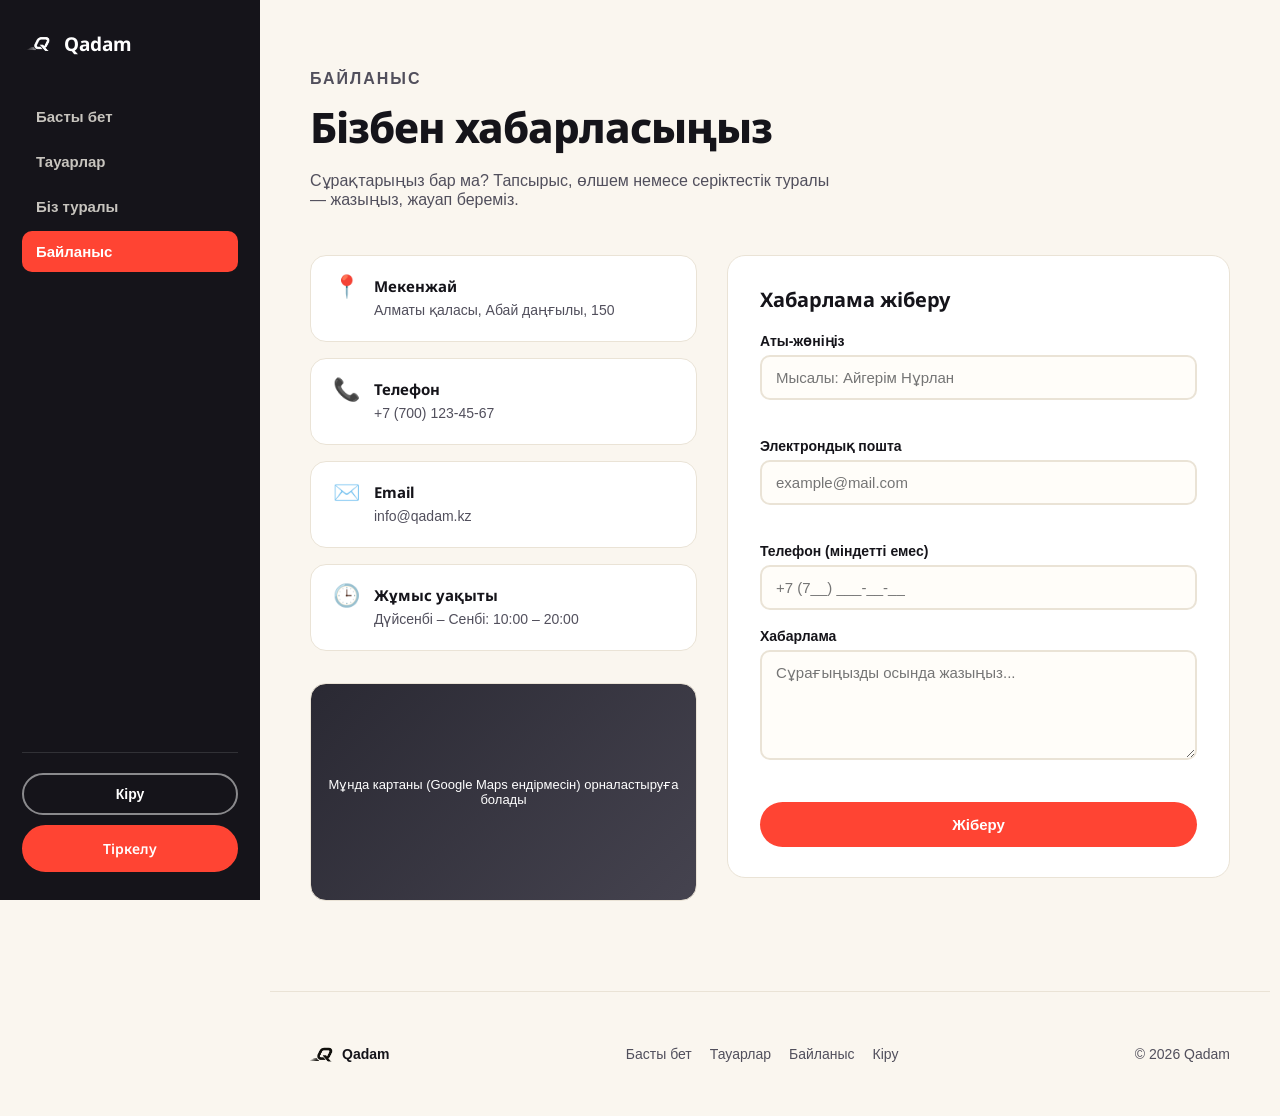
<file: contact.html>
<!DOCTYPE html> <html lang="kk"> <head> <meta charset="UTF-8"> <meta name="viewport" content="width=device-width, initial-scale=1.0"> <title>Байланыс — Qadam</title> <link rel="preconnect" href="https://fonts.googleapis.com"> <link href="https://fonts.googleapis.com/css2?family=Noto+Sans:wght@500;600;700;800&display=swap" rel="stylesheet"> <link rel="stylesheet" href="style.css"> </head> <body> <button class="sidebar-toggle" id="sidebarToggle" aria-label="Мәзірді ашу" aria-expanded="false"> <span></span><span></span><span></span> </button> <div class="sidebar-backdrop" id="sidebarBackdrop"></div> <aside class="sidebar" id="sidebar"> <a class="brand" href="index.html"> <img src="logo-white.png" alt="Qadam логотипі" class="brand-logo"> <span>Qadam</span> </a> <ul class="side-links"> <li><a href="index.html">Басты бет</a></li> <li><a href="products.html">Тауарлар</a></li> <li><a href="#">Біз туралы</a></li> <li><a href="contact.html" class="active">Байланыс</a></li> </ul> <div class="side-auth"> <a href="login.html" class="btn-ghost-dark">Кіру</a> <a href="register.html" class="btn-solid">Тіркелу</a> </div> </aside> <div class="page-content"> <section class="page-header"> <p class="section-tag">Байланыс</p> <h1>Бізбен хабарласыңыз</h1> <p>Сұрақтарыңыз бар ма? Тапсырыс, өлшем немесе серіктестік туралы — жазыңыз, жауап береміз.</p> </section> <section class="section" style="padding-top: 10px;"> <div class="contact-grid"> <div class="contact-info"> <div class="contact-info-card"> <span class="contact-info-icon">📍</span> <div> <h3>Мекенжай</h3> <p>Алматы қаласы, Абай даңғылы, 150</p> </div> </div> <div class="contact-info-card"> <span class="contact-info-icon">📞</span> <div> <h3>Телефон</h3> <p>+7 (700) 123-45-67</p> </div> </div> <div class="contact-info-card"> <span class="contact-info-icon">✉️</span> <div> <h3>Email</h3> <p>info@qadam.kz</p> </div> </div> <div class="contact-info-card"> <span class="contact-info-icon">🕒</span> <div> <h3>Жұмыс уақыты</h3> <p>Дүйсенбі – Сенбі: 10:00 – 20:00</p> </div> </div> <div class="contact-map-note"> Мұнда картаны (Google Maps ендірмесін) орналастыруға болады </div> </div> <div class="contact-form-card"> <h2>Хабарлама жіберу</h2> <div id="formMessage" class="form-message" hidden></div> <form id="contactForm" novalidate> <div class="field"> <label for="name">Аты-жөніңіз</label> <input id="name" name="name" type="text" placeholder="Мысалы: Айгерім Нұрлан"> <span class="error-msg" id="nameError"></span> </div> <div class="field"> <label for="email">Электрондық пошта</label> <input id="email" name="email" type="email" placeholder="example@mail.com"> <span class="error-msg" id="emailError"></span> </div> <div class="field"> <label for="phone">Телефон (міндетті емес)</label> <input id="phone" name="phone" type="tel" placeholder="+7 (7__) ___-__-__"> </div> <div class="field"> <label for="message">Хабарлама</label> <textarea id="message" name="message" placeholder="Сұрағыңызды осында жазыңыз..."></textarea> <span class="error-msg" id="messageError"></span> </div> <button type="submit" class="btn-primary" style="width:100%; border:none; cursor:pointer; font-size:15px;">Жіберу</button> </form> </div> </div> </section> <footer> <div class="footer-brand"> <img src="logo-black.png" alt="Qadam логотипі" class="brand-logo"> <span>Qadam</span> </div> <ul class="footer-links"> <li><a href="index.html">Басты бет</a></li> <li><a href="products.html">Тауарлар</a></li> <li><a href="contact.html">Байланыс</a></li> <li><a href="login.html">Кіру</a></li> </ul> <p>&copy; 2026 Qadam</p> </footer> </div> <script src="site.js"></script> <script src="contact.js"></script> </body> </html>
</file>
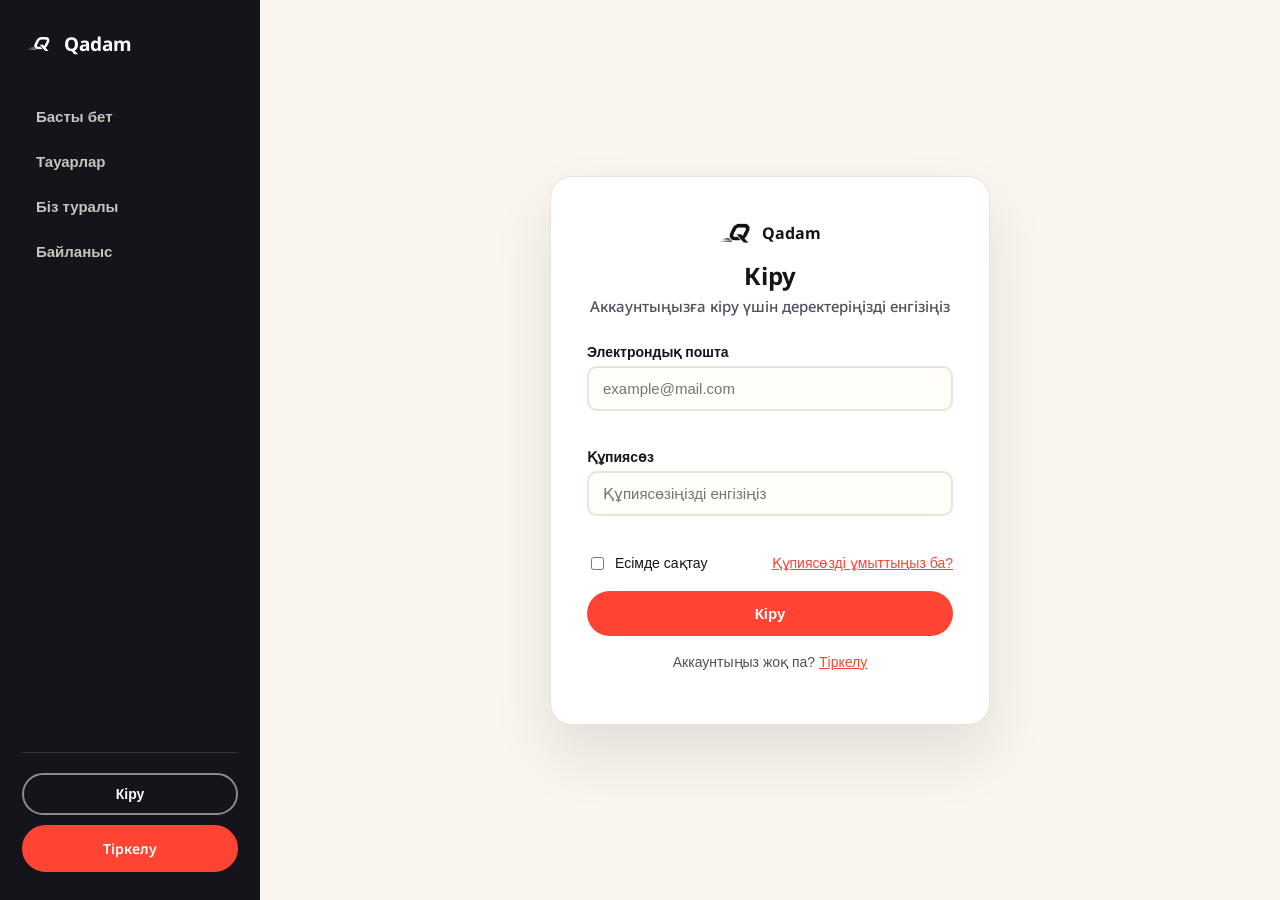
<file: login.html>
<!DOCTYPE html> <html lang="kk"> <head> <meta charset="UTF-8"> <meta name="viewport" content="width=device-width, initial-scale=1.0"> <title>Кіру — Qadam</title> <link rel="preconnect" href="https://fonts.googleapis.com"> <link href="https://fonts.googleapis.com/css2?family=Noto+Sans:wght@500;600;700;800&display=swap" rel="stylesheet"> <link rel="stylesheet" href="style.css"> </head> <body> <button class="sidebar-toggle" id="sidebarToggle" aria-label="Мәзірді ашу" aria-expanded="false"> <span></span><span></span><span></span> </button> <div class="sidebar-backdrop" id="sidebarBackdrop"></div> <aside class="sidebar" id="sidebar"> <a class="brand" href="index.html"> <img src="logo-white.png" alt="Qadam логотипі" class="brand-logo"> <span>Qadam</span> </a> <ul class="side-links"> <li><a href="index.html">Басты бет</a></li> <li><a href="products.html">Тауарлар</a></li> <li><a href="#">Біз туралы</a></li> <li><a href="contact.html">Байланыс</a></li> </ul> <div class="side-auth"> <a href="login.html" class="btn-ghost-dark">Кіру</a> <a href="register.html" class="btn-solid">Тіркелу</a> </div> </aside> <div class="page-content"> <section class="auth-page"> <div class="auth-card"> <a class="brand" href="index.html"> <img src="logo-black.png" alt="Qadam логотипі" class="brand-logo"> <span>Qadam</span> </a> <h1>Кіру</h1> <h2>Аккаунтыңызға кіру үшін деректеріңізді енгізіңіз</h2> <div id="formMessage" class="form-message" hidden></div> <form id="loginForm" novalidate> <div class="field"> <label for="email">Электрондық пошта</label> <input id="email" name="email" type="email" placeholder="example@mail.com"> <span class="error-msg" id="emailError"></span> </div> <div class="field"> <label for="password">Құпиясөз</label> <input id="password" name="password" type="password" placeholder="Құпиясөзіңізді енгізіңіз"> <span class="error-msg" id="passwordError"></span> </div> <div class="form-row-between"> <label style="display:flex; align-items:center; gap:8px; font-weight:400;"> <input id="remember" name="remember" type="checkbox"> Есімде сақтау </label> <a href="#">Құпиясөзді ұмыттыңыз ба?</a> </div> <button type="submit" class="btn-primary" style="width:100%; border:none; cursor:pointer; font-size:15px;">Кіру</button> </form> <p class="auth-switch">Аккаунтыңыз жоқ па? <a href="register.html">Тіркелу</a></p> </div> </section> </div> <script src="site.js"></script> <script src="login.js"></script> </body> </html>
</file>
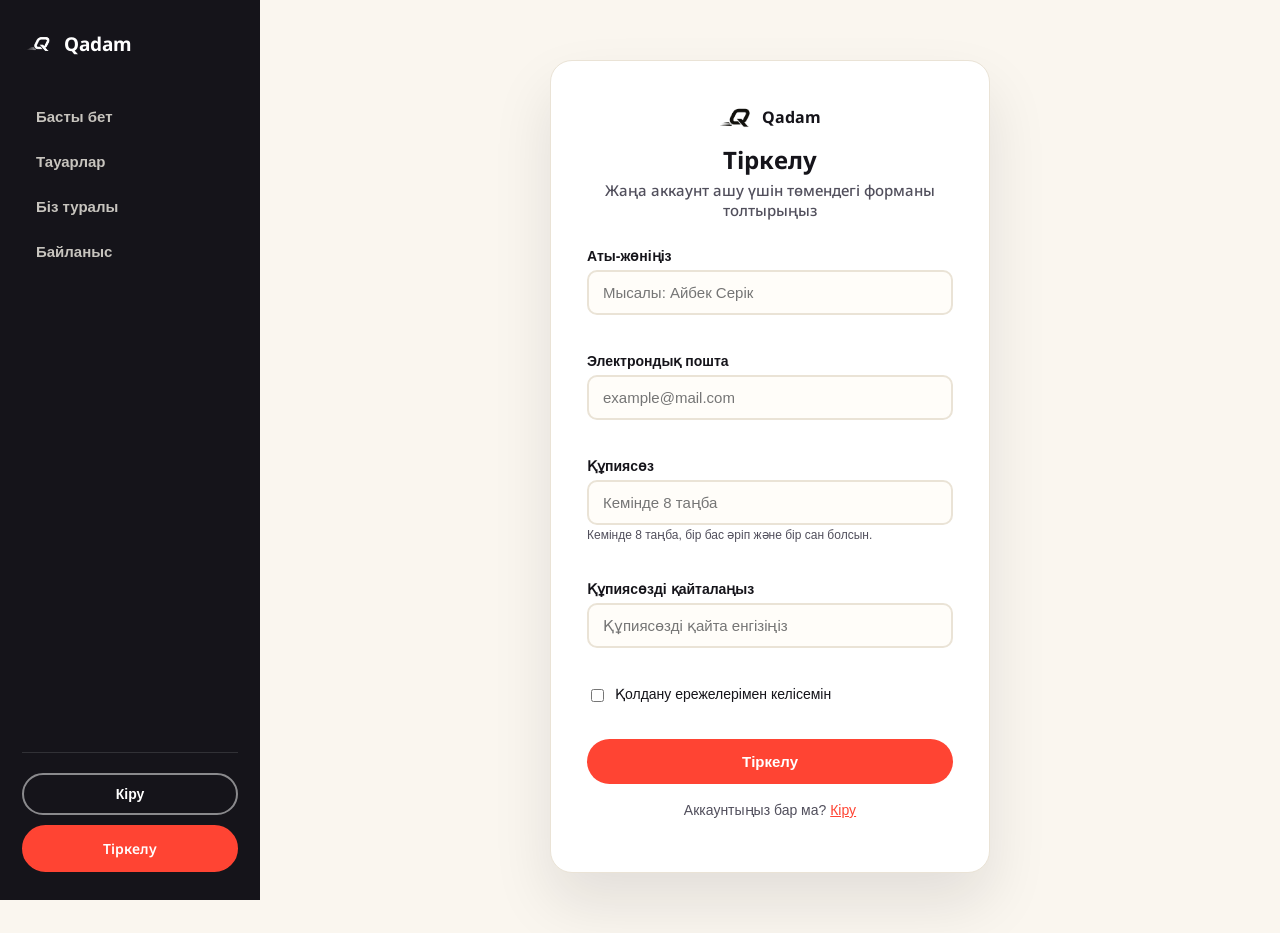
<file: register.html>
<!DOCTYPE html> <html lang="kk"> <head> <meta charset="UTF-8"> <meta name="viewport" content="width=device-width, initial-scale=1.0"> <title>Тіркелу — Qadam</title> <link rel="preconnect" href="https://fonts.googleapis.com"> <link href="https://fonts.googleapis.com/css2?family=Noto+Sans:wght@500;600;700;800&display=swap" rel="stylesheet"> <link rel="stylesheet" href="style.css"> </head> <body> <button class="sidebar-toggle" id="sidebarToggle" aria-label="Мәзірді ашу" aria-expanded="false"> <span></span><span></span><span></span> </button> <div class="sidebar-backdrop" id="sidebarBackdrop"></div> <aside class="sidebar" id="sidebar"> <a class="brand" href="index.html"> <img src="logo-white.png" alt="Qadam логотипі" class="brand-logo"> <span>Qadam</span> </a> <ul class="side-links"> <li><a href="index.html">Басты бет</a></li> <li><a href="products.html">Тауарлар</a></li> <li><a href="#">Біз туралы</a></li> <li><a href="contact.html">Байланыс</a></li> </ul> <div class="side-auth"> <a href="login.html" class="btn-ghost-dark">Кіру</a> <a href="register.html" class="btn-solid">Тіркелу</a> </div> </aside> <div class="page-content"> <section class="auth-page"> <div class="auth-card"> <a class="brand" href="index.html"> <img src="logo-black.png" alt="Qadam логотипі" class="brand-logo"> <span>Qadam</span> </a> <h1>Тіркелу</h1> <h2>Жаңа аккаунт ашу үшін төмендегі форманы толтырыңыз</h2> <div id="formMessage" class="form-message" hidden></div> <form id="registerForm" novalidate> <div class="field"> <label for="fullName">Аты-жөніңіз</label> <input id="fullName" name="fullName" type="text" placeholder="Мысалы: Айбек Серік"> <span class="error-msg" id="fullNameError"></span> </div> <div class="field"> <label for="email">Электрондық пошта</label> <input id="email" name="email" type="email" placeholder="example@mail.com"> <span class="error-msg" id="emailError"></span> </div> <div class="field"> <label for="password">Құпиясөз</label> <input id="password" name="password" type="password" placeholder="Кемінде 8 таңба"> <small>Кемінде 8 таңба, бір бас әріп және бір сан болсын.</small> <span class="error-msg" id="passwordError"></span> </div> <div class="field"> <label for="confirmPassword">Құпиясөзді қайталаңыз</label> <input id="confirmPassword" name="confirmPassword" type="password" placeholder="Құпиясөзді қайта енгізіңіз"> <span class="error-msg" id="confirmPasswordError"></span> </div> <div class="field-inline"> <input id="terms" name="terms" type="checkbox"> <label for="terms">Қолдану ережелерімен келісемін</label> </div> <span class="error-msg" id="termsError"></span> <button type="submit" class="btn-primary" style="width:100%; border:none; cursor:pointer; font-size:15px;">Тіркелу</button> </form> <p class="auth-switch">Аккаунтыңыз бар ма? <a href="login.html">Кіру</a></p> </div> </section> </div> <script src="site.js"></script> <script src="register.js"></script> </body> </html>
</file>
<file: style.css>
:root{--ink:#15141A;--ink-soft:#514F5C;--bg:#FAF6EF;--card:#FFFFFF;--accent:#FF4433;--accent-dark:#E23322;--gold:#FFC300;--line:#EAE3D6;--sidebar-w:260px}*{box-sizing:border-box}body{background-color:var(--bg);color:var(--ink);font-family:-apple-system,Helvetica,Arial,sans-serif;margin:0;padding:0}h1,h2,h3,.brand,.step-num,.btn-solid{font-family:'Noto Sans',-apple-system,Helvetica,Arial,sans-serif}a{color:var(--accent)}img{max-width:100%;display:block}.sidebar{position:fixed;top:0;bottom:0;left:0;width:var(--sidebar-w);background-color:var(--ink);color:#FFFFFF;padding:28px 22px;display:flex;flex-direction:column;z-index:200;overflow-y:auto;transition:transform 0.3s ease}.brand{display:flex;align-items:center;gap:10px;text-decoration:none;font-weight:700;color:inherit}.sidebar .brand{font-size:19px;color:#FFFFFF;margin-bottom:36px}.brand-logo{height:32px;width:32px;object-fit:contain;flex-shrink:0}.side-links{list-style:none;margin:0;padding:0;display:flex;flex-direction:column;gap:4px;flex:1}.side-links a{display:block;color:#C7C4BE;text-decoration:none;font-weight:600;font-size:15px;padding:12px 14px;border-radius:10px}.side-links a:hover{background-color:rgba(255,255,255,0.08);color:#FFFFFF}.side-links a.active{background-color:var(--accent);color:#FFFFFF}.side-auth{display:flex;flex-direction:column;gap:10px;margin-top:24px;padding-top:20px;border-top:1px solid rgba(255,255,255,0.12)}.btn-ghost-dark{display:inline-block;text-align:center;padding:11px 18px;border-radius:999px;text-decoration:none;font-weight:600;font-size:14px;border:2px solid rgba(255,255,255,0.5);color:#FFFFFF}.btn-ghost-dark:hover{background-color:#FFFFFF;color:var(--ink);border-color:#FFFFFF}.btn-solid{display:inline-block;text-align:center;padding:12px 18px;border-radius:999px;text-decoration:none;font-weight:600;font-size:14px;background-color:var(--accent);color:#FFFFFF;border:2px solid var(--accent)}.btn-solid:hover{background-color:var(--accent-dark);border-color:var(--accent-dark)}.sidebar-toggle{display:none;position:fixed;top:18px;left:18px;z-index:250;width:44px;height:44px;border-radius:50%;border:none;background-color:var(--ink);flex-direction:column;align-items:center;justify-content:center;gap:5px;cursor:pointer;box-shadow:0 6px 16px rgba(21,20,26,0.25)}.sidebar-toggle span{display:block;width:20px;height:2px;background-color:#FFFFFF;border-radius:2px}.sidebar-backdrop{display:none;position:fixed;inset:0;background-color:rgba(21,20,26,0.45);z-index:190}.page-content{margin-left:var(--sidebar-w)}.hero{position:relative;min-height:88vh;display:flex;align-items:flex-end;padding:0 0 90px;background-color:#23222A;background-image:linear-gradient(180deg,rgba(21,20,26,0.35)0%,rgba(21,20,26,0.55)55%,rgba(21,20,26,0.92)100%),url('hero-bg.jpg');background-size:cover;background-position:center;clip-path:polygon(0 0,100% 0,100% 94%,0 100%)}.hero-inner{max-width:900px;margin:0 auto;padding:0 40px;width:100%;color:#FFFFFF}.hero-eyebrow{color:var(--gold);font-weight:700;letter-spacing:2px;text-transform:uppercase;font-size:13px;margin:0 0 16px}.hero h1{font-size:clamp(36px,5.4vw,66px);line-height:1.05;font-weight:800;letter-spacing:-1px;margin:0 0 22px;max-width:700px}.hero h1 em{font-style:normal;color:var(--accent)}.hero-sub{font-size:18px;line-height:1.6;color:#EDEBE6;max-width:480px;margin:0 0 32px}.hero-actions{display:flex;gap:14px;flex-wrap:wrap}.btn-primary{display:inline-block;background-color:var(--accent);color:#FFFFFF;padding:14px 30px;border-radius:999px;text-decoration:none;font-weight:700}.btn-primary:hover{background-color:var(--accent-dark)}.btn-outline-light{display:inline-block;background:transparent;color:#FFFFFF;padding:14px 30px;border-radius:999px;text-decoration:none;font-weight:700;border:2px solid #FFFFFF}.btn-outline-light:hover{background-color:#FFFFFF;color:var(--ink)}.stats{max-width:1000px;width:calc(100% - 80px);margin:-60px auto 0;position:relative;z-index:5;background-color:var(--card);border-radius:20px;box-shadow:0 20px 50px rgba(21,20,26,0.12);padding:34px 20px;display:grid;grid-template-columns:repeat(4,1fr);gap:20px;text-align:center}.stat-num{display:block;color:var(--accent);font-size:30px;font-weight:800;font-family:'Noto Sans',sans-serif}.stat-label{display:block;color:var(--ink-soft);font-size:13px;margin-top:6px}.section{max-width:1000px;margin:0 auto;padding:90px 40px 30px}.section-head{display:flex;align-items:flex-end;justify-content:space-between;gap:20px;margin-bottom:40px;flex-wrap:wrap}.section-tag{color:var(--accent);font-weight:700;letter-spacing:2px;text-transform:uppercase;font-size:12px;margin:0 0 8px}.section-title{font-size:32px;font-weight:800;margin:0;letter-spacing:-0.5px}.section-sub{color:var(--ink-soft);max-width:420px;margin:0}.category-grid{display:grid;grid-template-columns:repeat(4,1fr);gap:20px}.category-card{position:relative;display:block;text-decoration:none;border-radius:18px;overflow:hidden;aspect-ratio:3 / 4;background:linear-gradient(135deg,#2A2933,#45434F)}.category-media{position:absolute;inset:0}.category-media img{width:100%;height:100%;object-fit:cover}.category-media.img-missing img{display:none}.category-media.img-missing::after{content:attr(data-icon);position:absolute;inset:0;display:flex;align-items:center;justify-content:center;font-size:44px}.category-overlay{position:absolute;inset:0;background:linear-gradient(180deg,rgba(21,20,26,0)40%,rgba(21,20,26,0.85)100%)}.category-label{position:absolute;left:16px;right:16px;bottom:16px;color:#FFFFFF}.category-label h3{margin:0 0 4px;font-size:17px;font-weight:700}.category-label p{margin:0;font-size:12px;color:#E4E1DA}.product-grid{display:grid;grid-template-columns:repeat(3,1fr);gap:22px}.product-card{background-color:var(--card);border-radius:18px;overflow:hidden;border:1px solid var(--line);transition:transform 0.2s ease,box-shadow 0.2s ease}.product-card:hover{transform:translateY(-4px);box-shadow:0 18px 34px rgba(21,20,26,0.1)}.product-media{position:relative;aspect-ratio:4 / 3;background-color:#F1ECE0}.product-media img{width:100%;height:100%;object-fit:cover}.product-media.img-missing img{display:none}.product-media.img-missing::after{content:attr(data-icon);position:absolute;inset:0;display:flex;align-items:center;justify-content:center;font-size:42px}.product-tag{position:absolute;top:12px;left:12px;background-color:var(--gold);color:var(--ink);font-size:11px;font-weight:700;padding:4px 10px;border-radius:999px;text-transform:uppercase;z-index:2}.product-body{padding:18px 20px 22px}.product-body h3{margin:0 0 6px;font-size:16px}.product-desc{color:var(--ink-soft);font-size:14px;line-height:1.5;margin:0 0 14px}.product-price{color:var(--accent);font-weight:800;font-size:16px}.see-all{text-align:center;margin-top:40px}.see-all .btn-ghost-dark{display:inline-block;border-color:var(--ink);color:var(--ink)}.see-all .btn-ghost-dark:hover{background-color:var(--ink);color:#FFFFFF}.steps{display:grid;grid-template-columns:repeat(3,1fr);gap:26px}.step{background-color:var(--card);border:1px solid var(--line);border-radius:18px;padding:28px 22px}.step-num{display:inline-flex;align-items:center;justify-content:center;width:38px;height:38px;border-radius:50%;background-color:var(--ink);color:var(--bg);font-weight:800;margin-bottom:16px}.step h3{margin:0 0 8px;font-size:16px}.step p{color:var(--ink-soft);font-size:14px;line-height:1.5;margin:0}.cta{max-width:1000px;width:calc(100% - 80px);margin:90px auto 0;padding:60px 40px;border-radius:24px;background-color:var(--ink);color:#FFFFFF;text-align:center}.cta h2{font-size:28px;font-weight:800;margin:0 0 12px}.cta p{color:#C9C6C1;margin:0 0 26px}footer{max-width:1000px;margin:60px auto 0;padding:40px 40px 40px;display:flex;justify-content:space-between;align-items:center;flex-wrap:wrap;gap:16px;color:var(--ink-soft);font-size:14px;border-top:1px solid var(--line)}.footer-brand{display:flex;align-items:center;gap:8px;color:var(--ink);font-weight:700}.footer-brand .brand-logo{height:24px;width:24px}.footer-links{display:flex;gap:18px;list-style:none;padding:0;margin:0}.footer-links a{color:var(--ink-soft);text-decoration:none}.footer-links a:hover{color:var(--accent)}.auth-page{min-height:100vh;display:flex;align-items:center;justify-content:center;padding:60px 20px}.auth-card{width:100%;max-width:440px;background-color:var(--card);border-radius:22px;padding:40px 36px;box-shadow:0 30px 60px rgba(21,20,26,0.1);border:1px solid var(--line)}.auth-card .brand{justify-content:center;margin-bottom:6px;color:var(--ink)}.auth-card h1{text-align:center;font-size:24px;margin:10px 0 4px}.auth-card h2{text-align:center;font-weight:500;color:var(--ink-soft);font-size:15px;margin:0 0 28px}.field{margin-bottom:18px}.field label{display:block;margin-bottom:6px;font-weight:600;font-size:14px}.field input,.field textarea{width:100%;padding:12px 14px;border:2px solid var(--line);border-radius:10px;font-size:15px;font-family:inherit;background-color:#FFFDF9}.field textarea{resize:vertical;min-height:110px}.field input:focus,.field textarea:focus{outline:none;border-color:var(--accent)}.field input.invalid,.field textarea.invalid{border-color:#D8433C}.field small{color:var(--ink-soft);font-size:12px}.error-msg{display:block;color:#D8433C;font-size:13px;min-height:16px;margin-top:4px}.field-inline{display:flex;align-items:flex-start;gap:8px;margin-bottom:18px}.field-inline input{margin-top:3px}.field-inline label{font-weight:400;font-size:14px}.form-row-between{display:flex;justify-content:space-between;align-items:center;margin-bottom:18px;font-size:14px}.form-message{padding:12px 14px;border-radius:10px;margin-bottom:18px;font-size:14px}.form-message.success{background-color:#E9F5E1;color:#35701A}.form-message.error{background-color:#FBE9E8;color:#A32D2D}.auth-switch{text-align:center;margin-top:18px;font-size:14px;color:var(--ink-soft)}.filters{max-width:1000px;margin:0 auto;padding:0 40px 10px;display:flex;gap:10px;flex-wrap:wrap}.filter-btn{font-family:inherit;font-size:14px;font-weight:600;padding:10px 20px;border-radius:999px;border:2px solid var(--line);background-color:var(--card);color:var(--ink);cursor:pointer}.filter-btn:hover{border-color:var(--accent)}.filter-btn.active{background-color:var(--ink);border-color:var(--ink);color:#FFFFFF}.page-header{max-width:1000px;margin:0 auto;padding:70px 40px 20px}.page-header .section-tag{margin-bottom:10px}.page-header h1{font-size:42px;font-weight:800;margin:0 0 12px;letter-spacing:-1px}.page-header p{color:var(--ink-soft);max-width:520px;font-size:16px}.contact-grid{display:grid;grid-template-columns:1fr 1.3fr;gap:30px;align-items:start}.contact-info{display:flex;flex-direction:column;gap:16px}.contact-info-card{background-color:var(--card);border:1px solid var(--line);border-radius:16px;padding:20px 22px;display:flex;gap:14px;align-items:flex-start}.contact-info-icon{font-size:22px;line-height:1}.contact-info-card h3{margin:0 0 4px;font-size:15px}.contact-info-card p{margin:0;color:var(--ink-soft);font-size:14px;line-height:1.5}.contact-form-card{background-color:var(--card);border:1px solid var(--line);border-radius:18px;padding:30px 32px}.contact-form-card h2{margin:0 0 20px;font-size:20px;font-weight:700}.contact-map-note{margin-top:16px;border-radius:16px;overflow:hidden;border:1px solid var(--line);aspect-ratio:16 / 9;background:linear-gradient(135deg,#2A2933,#45434F);display:flex;align-items:center;justify-content:center;color:#FFFFFF;font-size:13px;text-align:center;padding:16px}@media(max-width:900px){.sidebar{transform:translateX(-100%)}.sidebar.open{transform:translateX(0)}.sidebar.open ~ .sidebar-backdrop{display:block}.sidebar-toggle{display:flex}.page-content{margin-left:0;padding-top:70px}.category-grid{grid-template-columns:repeat(2,1fr)}.product-grid{grid-template-columns:1fr 1fr}.steps{grid-template-columns:1fr}.stats{grid-template-columns:repeat(2,1fr);width:calc(100% - 40px)}.contact-grid{grid-template-columns:1fr}}@media(max-width:600px){.product-grid{grid-template-columns:1fr}.hero{align-items:center;padding-bottom:40px}.contact-form-card{padding:24px 20px}}
</file>
